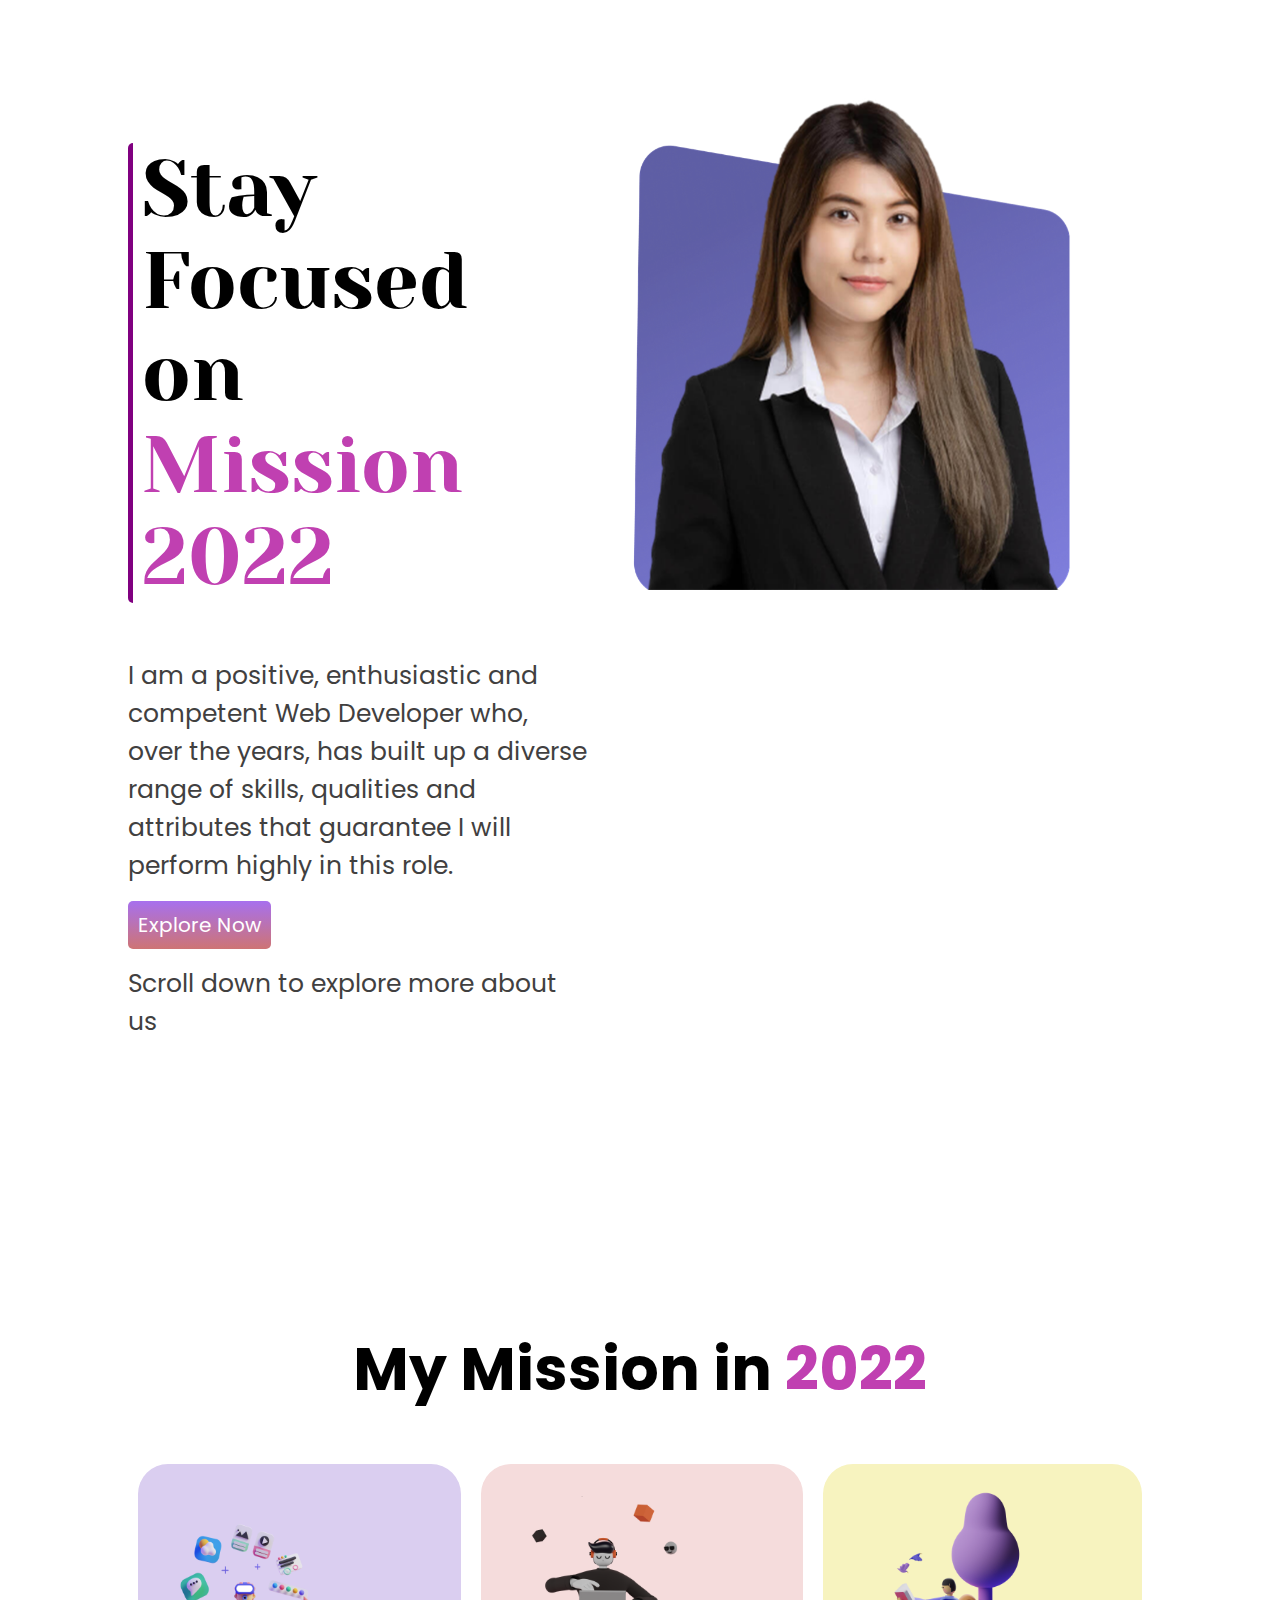
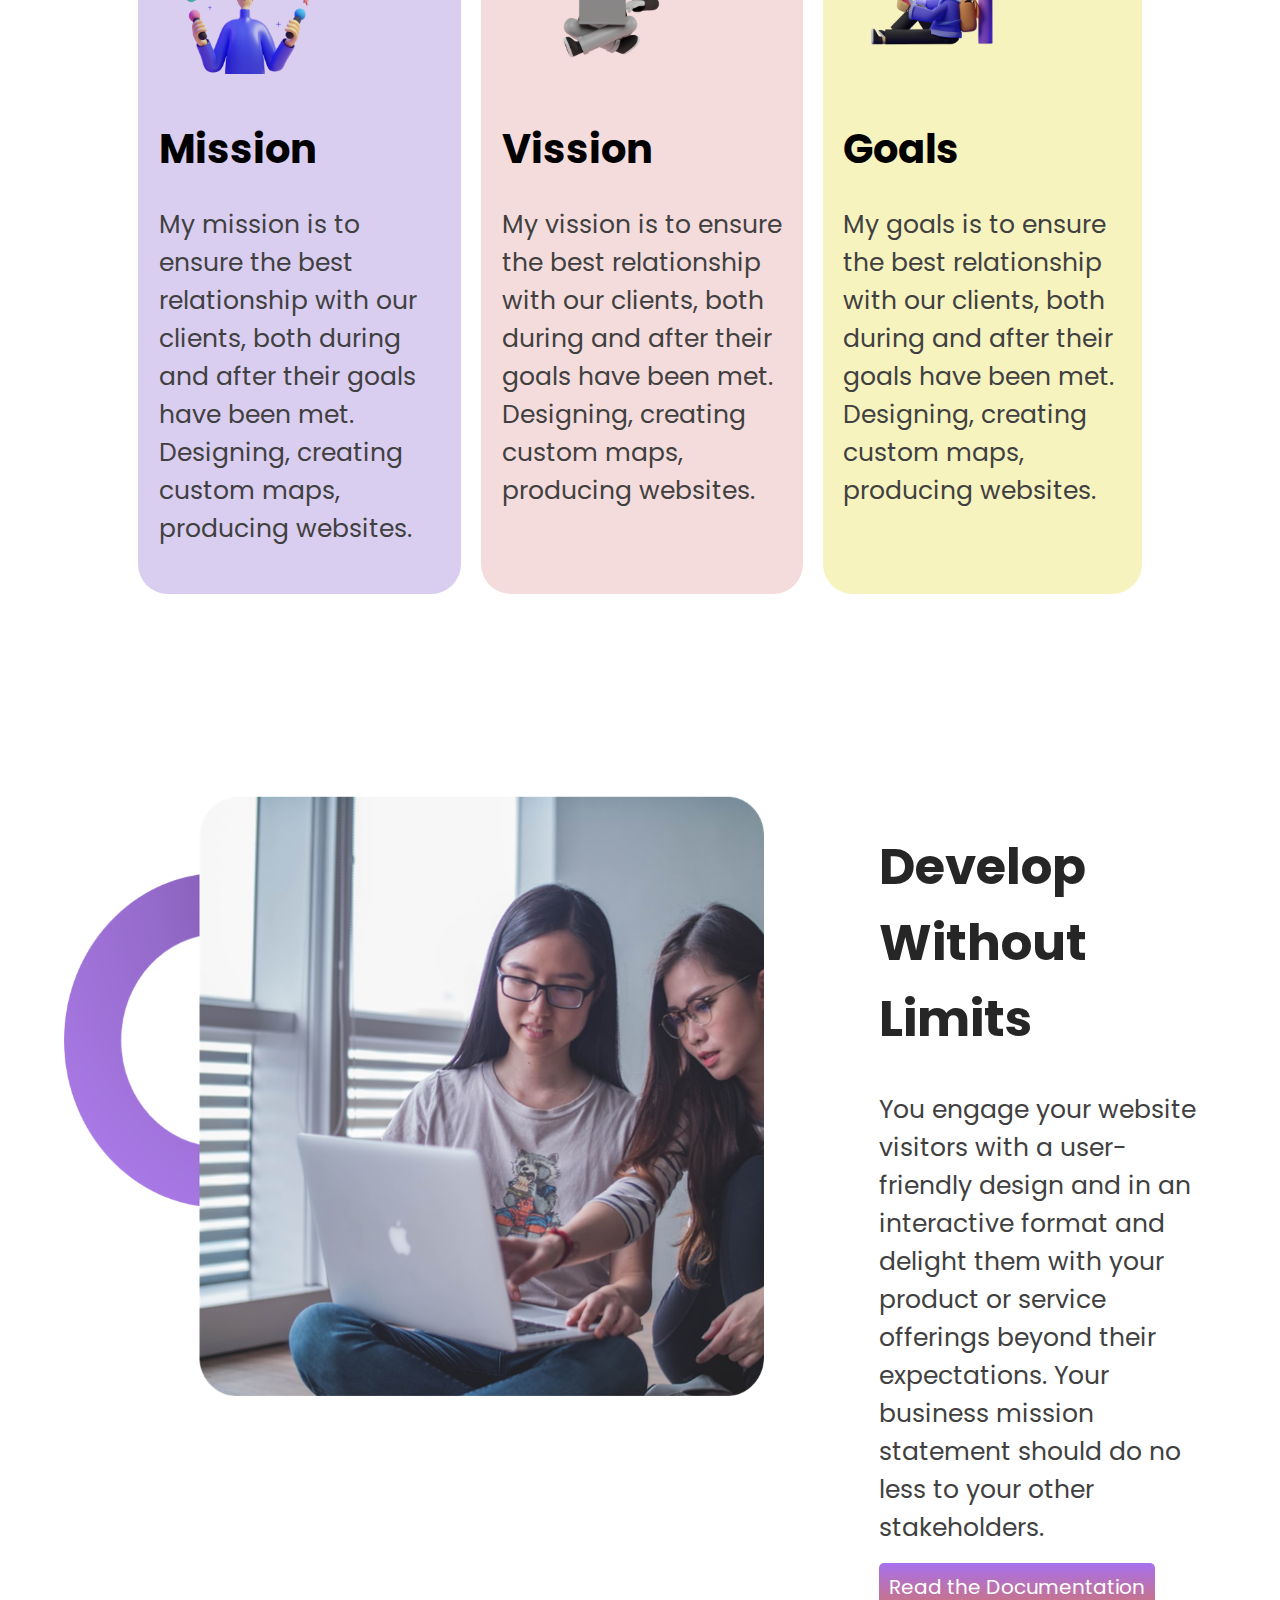
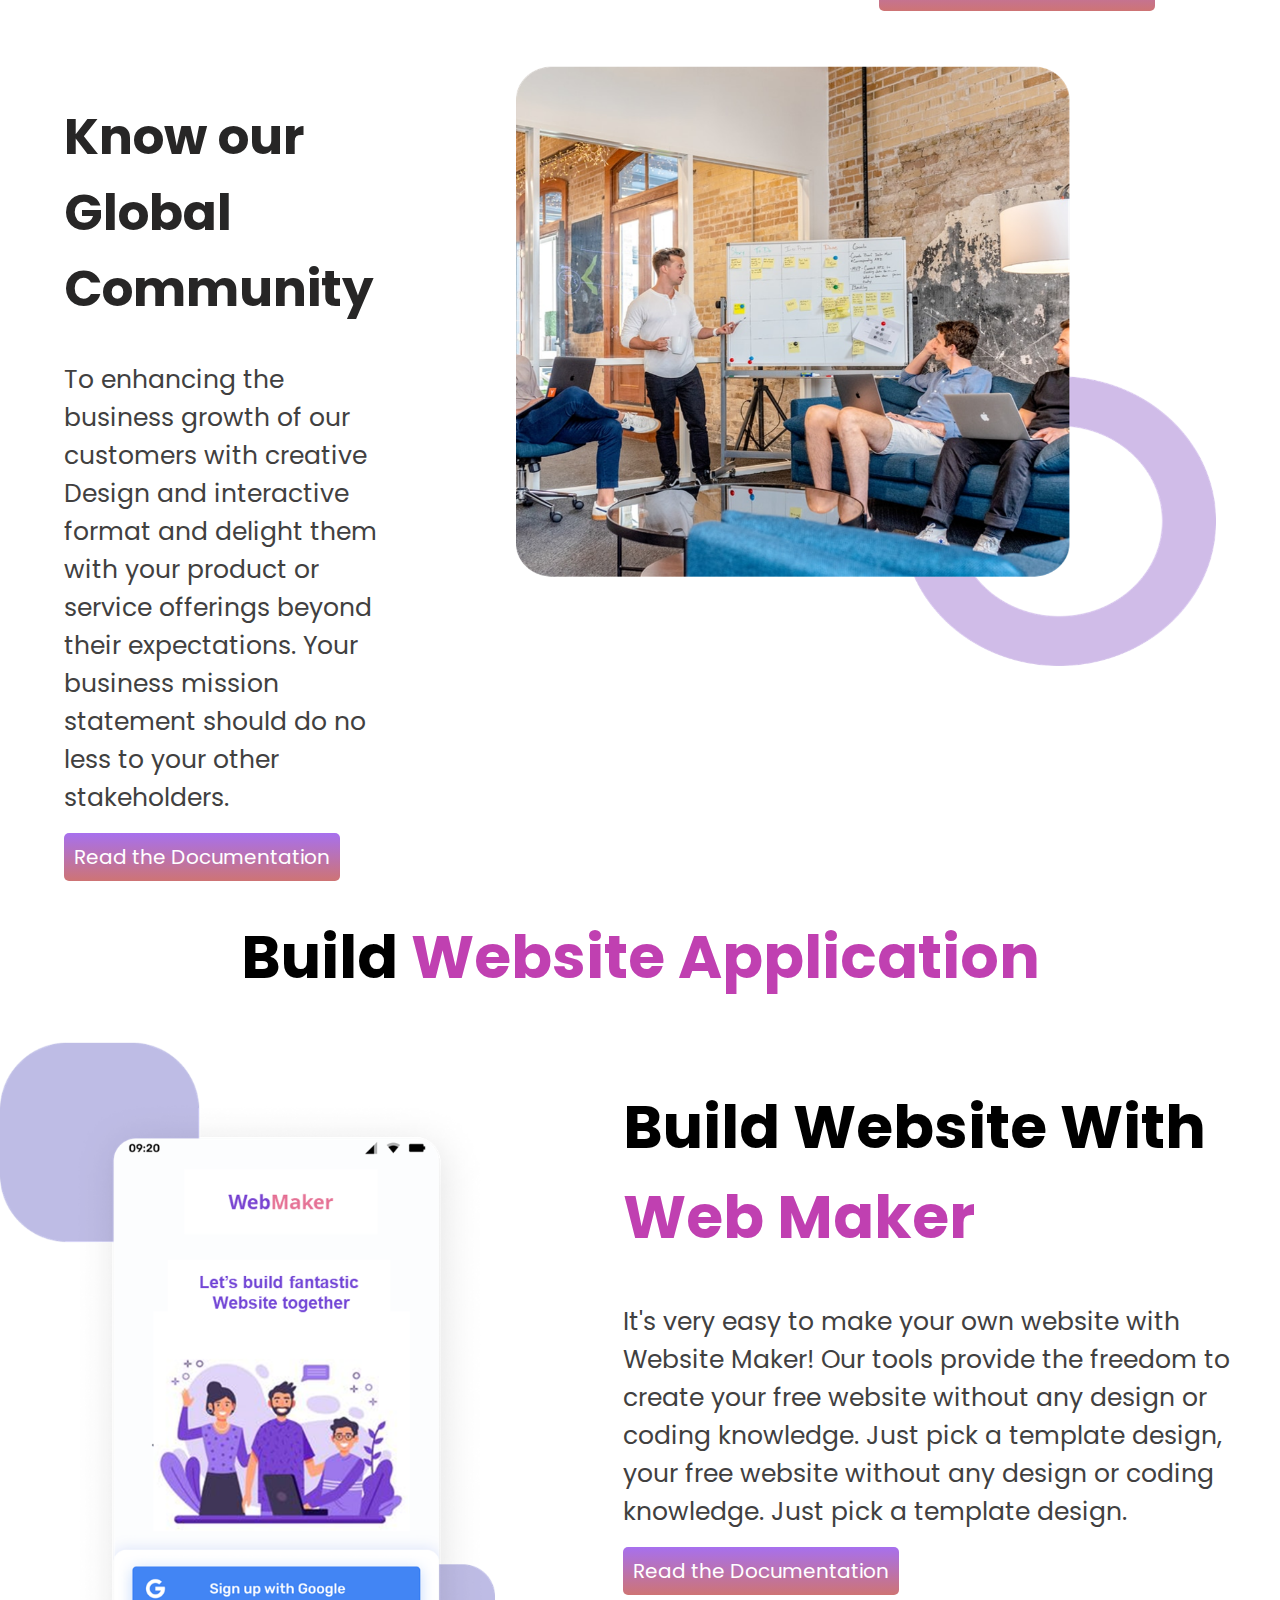
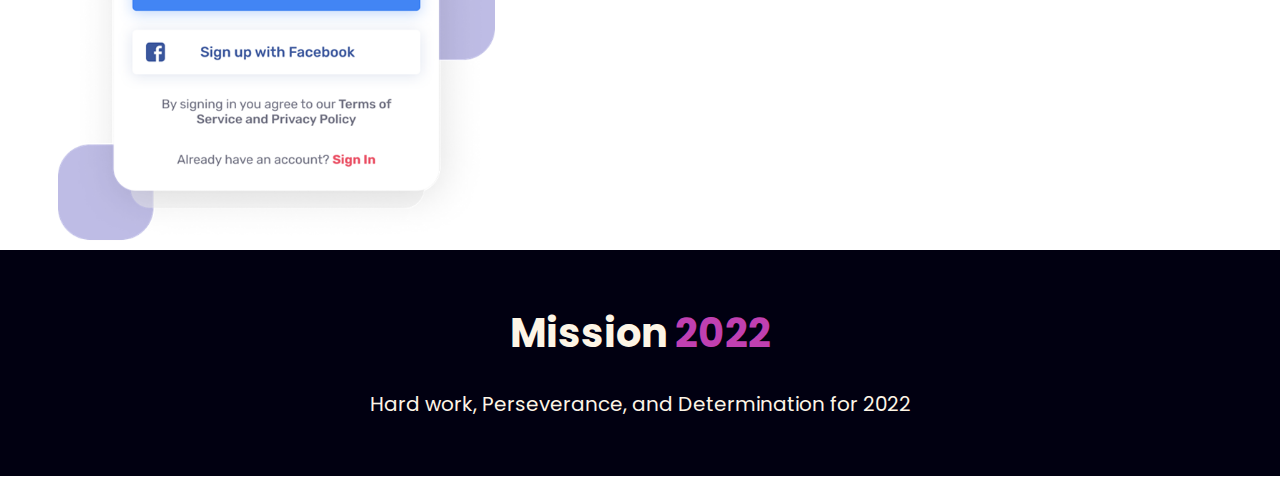
<file: index.html>
<!DOCTYPE html>
<html lang="en">

<head>
    <meta charset="UTF-8">
    <meta http-equiv="X-UA-Compatible" content="IE=edge">
    <meta name="viewport" content="width=device-width, initial-scale=1.0">
    <title>Mission-2022</title>
    <link rel="shortcut icon" href="icon.png" type="image/x-icon">
    <link rel="stylesheet" href="style.css">
    <link rel="preconnect" href="https://fonts.googleapis.com">
    <link rel="preconnect" href="https://fonts.gstatic.com" crossorigin>
    <link
        href="https://fonts.googleapis.com/css2?family=Island+Moments&family=Poppins:wght@400;700&family=Yeseva+One&display=swap"
        rel="stylesheet">
</head>

<body>
    <section class="section1-5 flex">
        <div class="section1-5div">
            <div id="line">
                <h1 id="first-header">Stay Focused on<br><span class="purple-color">Mission 2022</span></h1>
            </div>
            <div>
                <p>I am a positive, enthusiastic and competent Web Developer who, over the years, has built up a diverse
                    range of skills, qualities and attributes that guarantee I will perform highly in this role.</p>
                <a class="btn" target="_blank" href="https:google.com">Explore Now</a>
                <p>Scroll down to explore more about us</p>
            </div>
        </div>
        <div class="section1-5div">
            <img id="picture-1" src="picture1.png" alt="">
        </div>
    </section>

    <section id="section-2">
        <div>
            <h1 class="align-center second-header">My Mission in <span class="purple-color">2022</span></h1>
        </div>
        <div class="flex">
            <div id="bg-color1">
                <img class="img" src="illustrator-1.png" alt="">
                <h1>Mission</h1>
                <p>My mission is to ensure the best relationship with our clients, both during and after their goals
                    have been met. Designing, creating custom maps, producing
                    websites.</p>
            </div>
            <div id="bg-color2">
                <img class="img" src="illustrator-2.png" alt="">
                <h1>Vission</h1>
                <p>My vission is to ensure the best relationship with our clients, both during and after their goals
                    have been met. Designing, creating custom maps, producing
                    websites.</p>
            </div>
            <div id="bg-color3">
                <img class="img" src="illustrator-3.png" alt="">
                <h1>Goals</h1>
                <p>My goals is to ensure the best relationship with our clients, both during and after their goals
                    have been met. Designing, creating custom maps, producing
                    websites.</p>
            </div>
        </div>
    </section>

    <section class="section3-4 flex">
        <div class="padding-right">
            <img class="picture2-3" src="picture-2.png" alt="">
        </div>
        <div>
            <h1 class="third-header">Develop<br> Without Limits</h1>
            <p>You engage your website visitors with a user-friendly design and in an interactive format and delight
                them with your product or service offerings beyond their expectations. Your business mission statement
                should do no less to your other stakeholders.</p>
            </p>
            <a class="btn" target="_blank" href="https://google.com">Read the Documentation</a>
        </div>
    </section>

    <section class="section3-4 flex">
        <div class="padding-right">
            <h1 class="third-header">Know our<br> Global Community</h1>
            <p>To enhancing the business growth of our customers with creative Design and interactive format and delight
                them with your product or service offerings beyond their expectations. Your business mission statement
                should do no less to your other stakeholders.</p>
            <a class="btn" target="_blank" href="https://google.com">Read the Documentation</a>
        </div>
        <div>
            <img class="picture2-3" src="picture-3.png" alt="">
        </div>
    </section>

    <section>
        <h1 class=" align-center second-header">Build<span class="purple-color"> Website Application</span></h1>
        <div class="section1-4 flex">
            <div class="padding-right">
                <img id="picture-4" src="picture-4.png" alt="">
            </div>
            <div>
                <h1 class="second-header">Build Website With<br><span class="purple-color"> Web Maker</span></h1>
                <p>
                <p>It's very easy to make your own website with Website Maker! Our tools provide the freedom to create
                    your free website without any design or coding knowledge. Just pick a template design, your free
                    website without any design or coding knowledge. Just pick a template design.</p>
                </p>
                <a class="btn" target="_blank" href="https://google.com">Read the Documentation</a>
            </div>
        </div>
    </section>

    <section>
        <div id="bg-color4" class="align-center">
            <h1><span class="white-color">Mission</span><span class="purple-color"> 2022</span></h1>
            <footer class="white-color">Hard work, Perseverance, and Determination for 2022</footer>
        </div>
    </section>


</body>

</html>
</file>
<file: style.css>
body{
    margin: 0px;
    font-family: 'Poppins', sans-serif;
    font-size: 20px;
    text-align: left;
}
p{
    color: rgb(65, 64, 64);
    font-size: 25px;
}
.purple-color{
    color: rgb(192, 64, 177);
}
.white-color{
    color: oldlace;
}
.align-center{
    text-align: center;
}
.flex{
    display: flex;
}
#first-header{
    font-size: 80px;
    font-family: 'Yeseva One', cursive;
    font-style: normal;
    font-weight: normal;
    padding-left: 2%;
}
.second-header{
    font-size: 60px;
    font-weight: 700;
}
.third-header{
    font-size: 50px;
    font-weight: 700;
    color: rgb(39, 38, 38);
}
.btn{
    text-decoration: none;
    background-image: linear-gradient(rgb(167, 112, 238) ,rgb(206, 116, 116) );
    color: white;
    padding: 10px;
    border-radius: 5px;
}
.img{
    height: 200px;
    width: 200px;
}
#section-2{
    padding: 10% 10%;
}
#bg-color1{
    background-color: rgb(218, 206, 240);
    margin: 1%;
    padding: 2%;
    border-radius: 30px;
}
#bg-color2{
    background-color: rgb(245, 220, 220);
    margin: 1%;
    padding: 2%;
    border-radius: 30px;
}
#bg-color3{
    background-color: rgb(247, 243, 191);
    margin: 1%;
    padding: 2%;
    border-radius: 30px;
}
#bg-color4{
    background-color: rgb(1, 0, 17);
    height: 200px;
    margin-bottom: 10px;
    padding-top: 2%;
}
.section3-4{
    padding-left: 5%;
    padding-right: 5%;
    padding-top: 5%;
}
.section1-5{
    padding-left: 5%;
    padding-right: 10%;
    padding-top: 2%; 
    padding-bottom: 2%;
    margin: 5%;
}
#line{
    border-left: 5px solid purple;
    border-radius: 5px;
}
#picture-1{
    height: 500px;
    width: 500px;
}
.picture2-3{
    height: 600px;
    width: 700px;
}
#picture-4{
    height: 800px;
}
.padding-right{
    padding-right: 10%;
}
</file>
